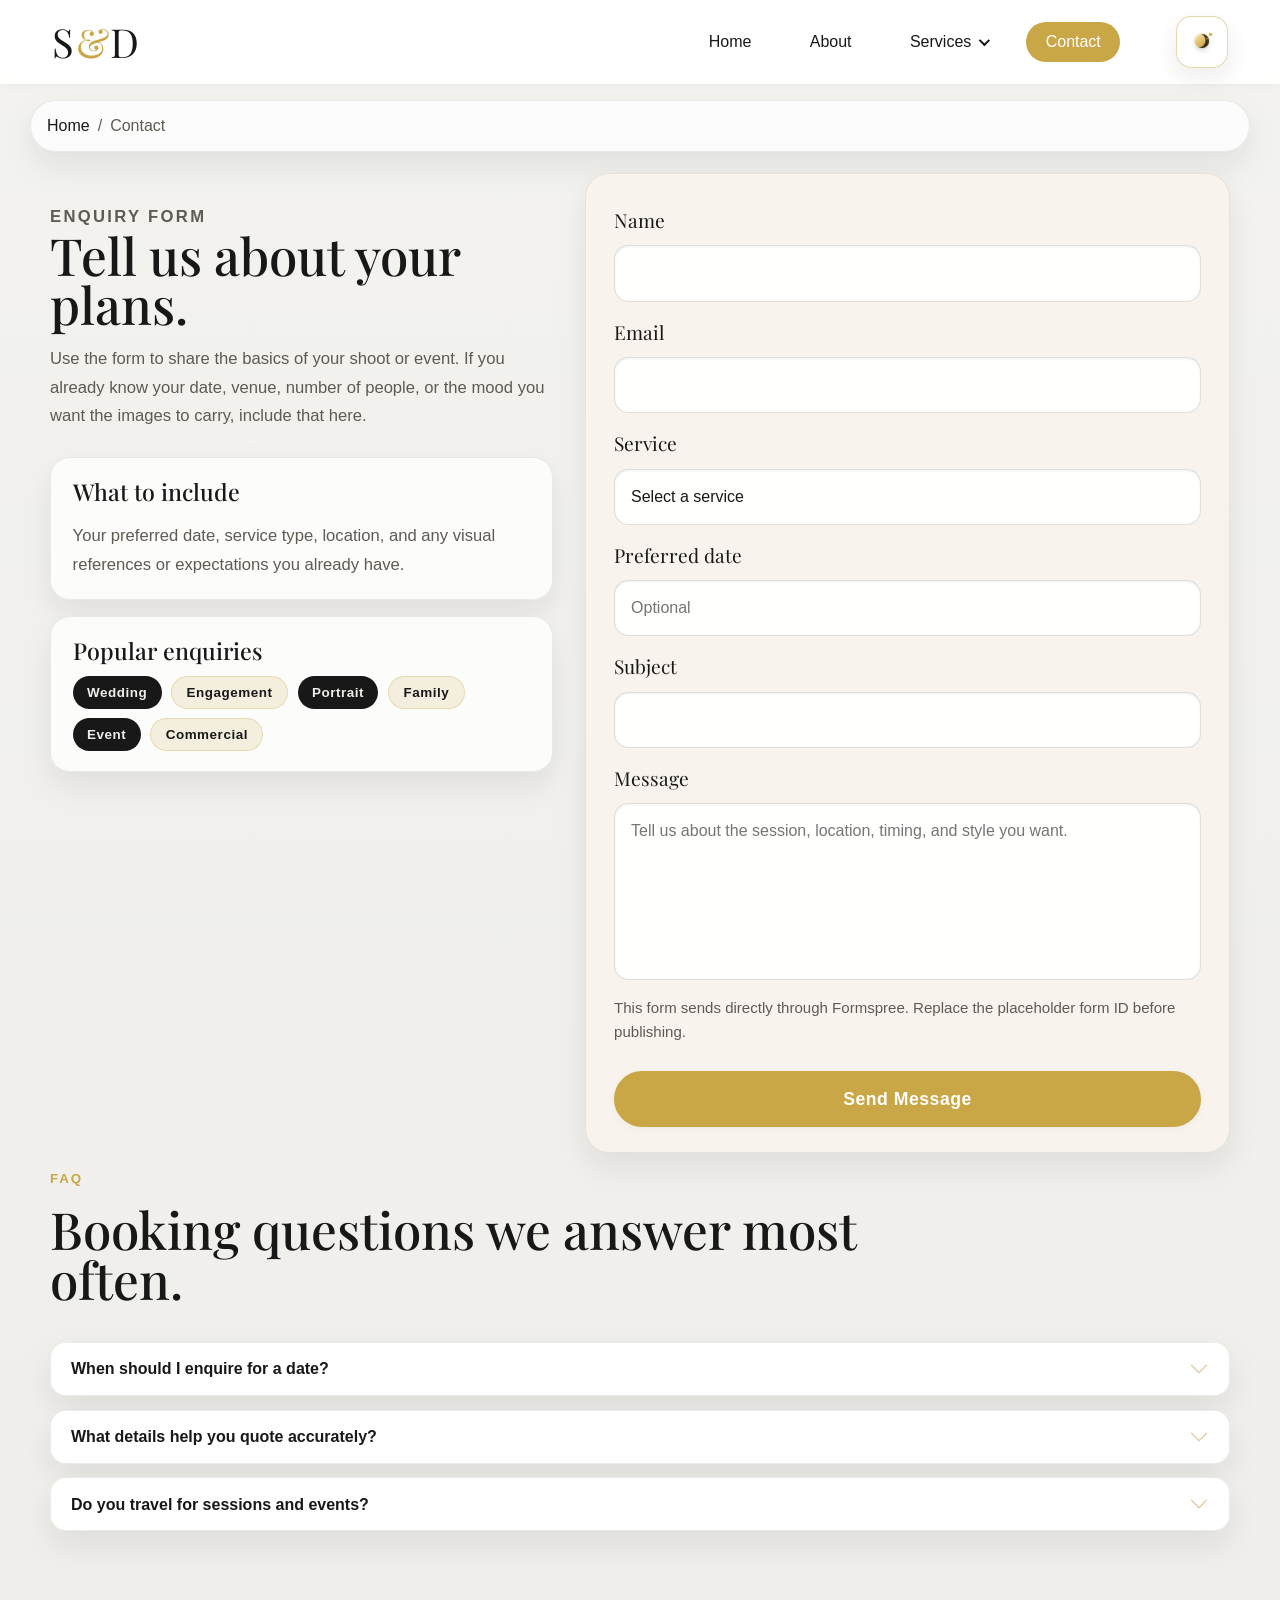
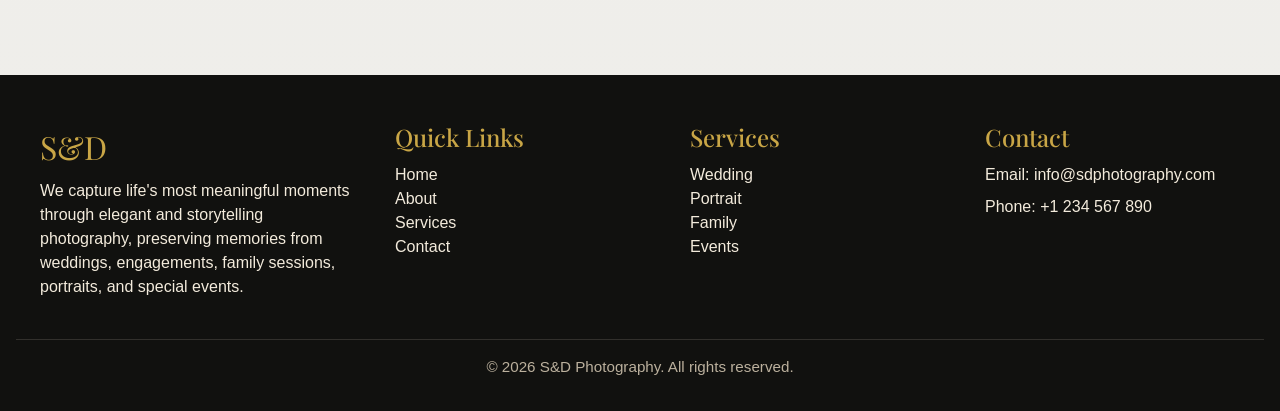
<file: contact.html>
<!DOCTYPE html>
<html lang="en">
<head>
  <meta charset="UTF-8">
  <meta name="viewport" content="width=device-width, initial-scale=1.0">
  <title>Contact | S&D Photography</title>
  <script>
    (function () {
      try {
        var storedTheme = localStorage.getItem('sd-theme');
        var theme = storedTheme || 'light';
        document.documentElement.setAttribute('data-theme', theme);
      } catch (error) {
        document.documentElement.setAttribute('data-theme', 'light');
      }
    }());
  </script>
  <link rel="preconnect" href="https://fonts.googleapis.com">
  <link rel="preconnect" href="https://fonts.gstatic.com" crossorigin>
  <link href="https://fonts.googleapis.com/css2?family=Playfair+Display:wght@700&display=swap" rel="stylesheet">
  <link href="https://cdn.jsdelivr.net/npm/bootstrap@5.3.8/dist/css/bootstrap.min.css" rel="stylesheet" integrity="sha384-sRIl4kxILFvY47J16cr9ZwB07vP4J8+LH7qKQnuqkuIAvNWLzeN8tE5YBujZqJLB" crossorigin="anonymous">
  <script src="https://cdn.jsdelivr.net/npm/bootstrap@5.3.8/dist/js/bootstrap.bundle.min.js" integrity="sha384-FKyoEForCGlyvwx9Hj09JcYn3nv7wiPVlz7YYwJrWVcXK/BmnVDxM+D2scQbITxI" crossorigin="anonymous"></script>
  <link rel="stylesheet" href="css/style.css">
</head>
<body class="contact-page">
  <header>
    <nav class="navbar" aria-label="Main Navigation">
      <div class="logo" aria-label="S&amp;D Photography">
        <span class="brand-mark">S<span class="brand-ampersand">&amp;</span>D</span>
      </div>
      <button class="nav-toggle" aria-label="Open navigation menu" aria-expanded="false">
        <span class="hamburger"></span>
      </button>
      <ul class="nav-links">
        <li><a href="index.html">Home</a></li>
        <li><a href="about.html">About</a></li>
        <li class="nav-item nav-dropdown">
          <button
            class="nav-link nav-dropdown-toggle"
            type="button"
            aria-expanded="false"
            aria-haspopup="true"
            aria-controls="services-dropdown-menu"
          >
            Services
          </button>
          <ul class="dropdown-menu" id="services-dropdown-menu">
            <li><a class="dropdown-item" href="index.html#services">All Services</a></li>
            <li><a class="dropdown-item" href="wedding.html">Wedding &amp; Engagement</a></li>
            <li><a class="dropdown-item" href="portrait.html">Portrait</a></li>
            <li><a class="dropdown-item" href="family.html">Family</a></li>
            <li><a class="dropdown-item" href="events.html">Events &amp; Commercial</a></li>
          </ul>
        </li>
        <li><a href="contact.html" class="active" aria-current="page">Contact</a></li>
      </ul>
      <button class="theme-toggle" type="button" aria-pressed="false" aria-label="Switch to dark mode">
        <span class="theme-toggle-icon" aria-hidden="true"></span>
        <span class="theme-toggle-label">Dark mode</span>
      </button>
    </nav>
  </header>

  <main>
    <nav class="page-breadcrumb-shell" aria-label="Breadcrumb">
      <ol class="breadcrumb page-breadcrumb">
        <li class="breadcrumb-item"><a href="index.html">Home</a></li>
        <li class="breadcrumb-item active" aria-current="page">Contact</li>
      </ol>
    </nav>

    <section class="contact-form-section">
      <div class="contact-shell contact-form-grid">
        <div class="contact-form-intro">
          <p class="contact-eyebrow">Enquiry form</p>
          <h2>Tell us about your plans.</h2>
          <p>Use the form to share the basics of your shoot or event. If you already know your date, venue, number of people, or the mood you want the images to carry, include that here.</p>

          <div class="contact-aside-stack">
            <article class="contact-aside-card">
              <h3>What to include</h3>
              <p>Your preferred date, service type, location, and any visual references or expectations you already have.</p>
            </article>
            <article class="contact-aside-card">
              <h3>Popular enquiries</h3>
              <div class="contact-tag-list">
                <span class="badge rounded-pill text-bg-dark">Wedding</span>
                <span class="badge rounded-pill text-bg-light">Engagement</span>
                <span class="badge rounded-pill text-bg-dark">Portrait</span>
                <span class="badge rounded-pill text-bg-light">Family</span>
                <span class="badge rounded-pill text-bg-dark">Event</span>
                <span class="badge rounded-pill text-bg-light">Commercial</span>
              </div>
            </article>
          </div>
        </div>

        <form class="contact-form" action="https://formspree.io/f/xqegeqby" method="post" autocomplete="on" data-formspree-form>
          <input type="hidden" name="_subject" value="New S&amp;D Photography enquiry">

          <div class="form-group">
            <label for="name">Name</label>
            <input type="text" id="name" name="name" autocomplete="name" required>
          </div>

          <div class="form-group">
            <label for="email">Email</label>
            <input type="email" id="email" name="email" autocomplete="email" required>
          </div>

          <div class="form-group">
            <label for="service">Service</label>
            <select class="form-select" id="service" name="service" required>
              <option value="" selected disabled>Select a service</option>
              <option value="Wedding &amp; Engagement">Wedding &amp; Engagement</option>
              <option value="Portrait">Portrait</option>
              <option value="Family">Family</option>
              <option value="Events &amp; Commercial">Events &amp; Commercial</option>
            </select>
          </div>

          <div class="form-group">
            <label for="event-date">Preferred date</label>
            <input type="text" id="event-date" name="preferred_date" placeholder="Optional" autocomplete="off">
          </div>

          <div class="form-group">
            <label for="subject">Subject</label>
            <input type="text" id="subject" name="subject" autocomplete="off" required>
          </div>

          <div class="form-group">
            <label for="message">Message</label>
            <textarea id="message" name="message" rows="6" placeholder="Tell us about the session, location, timing, and style you want." required></textarea>
          </div>

          <p class="contact-form-meta">This form sends directly through Formspree. Replace the placeholder form ID before publishing.</p>
          <div class="contact-form-status" aria-live="polite" hidden></div>
          <button type="submit" class="btn btn-primary">Send Message</button>
        </form>
      </div>
    </section>

    <section class="faq-section" aria-labelledby="contact-faq-title">
      <div class="contact-shell faq-shell">
        <div class="about-section-intro">
          <p class="about-section-label">FAQ</p>
          <h2 id="contact-faq-title">Booking questions we answer most often.</h2>
        </div>
        <div class="accordion faq-accordion" id="contactFaqAccordion">
          <div class="accordion-item">
            <h3 class="accordion-header" id="contact-faq-heading-one">
              <button class="accordion-button collapsed" type="button" data-bs-toggle="collapse" data-bs-target="#contact-faq-one" aria-expanded="false" aria-controls="contact-faq-one">
                When should I enquire for a date?
              </button>
            </h3>
            <div id="contact-faq-one" class="accordion-collapse collapse" aria-labelledby="contact-faq-heading-one" data-bs-parent="#contactFaqAccordion">
              <div class="accordion-body">
                The earlier the better, especially for weddings and seasonal family sessions. Popular dates can book out well in advance.
              </div>
            </div>
          </div>
          <div class="accordion-item">
            <h3 class="accordion-header" id="contact-faq-heading-two">
              <button class="accordion-button collapsed" type="button" data-bs-toggle="collapse" data-bs-target="#contact-faq-two" aria-expanded="false" aria-controls="contact-faq-two">
                What details help you quote accurately?
              </button>
            </h3>
            <div id="contact-faq-two" class="accordion-collapse collapse" aria-labelledby="contact-faq-heading-two" data-bs-parent="#contactFaqAccordion">
              <div class="accordion-body">
                The date, location, service type, expected coverage length, and any must-have shots give the clearest starting point.
              </div>
            </div>
          </div>
          <div class="accordion-item">
            <h3 class="accordion-header" id="contact-faq-heading-three">
              <button class="accordion-button collapsed" type="button" data-bs-toggle="collapse" data-bs-target="#contact-faq-three" aria-expanded="false" aria-controls="contact-faq-three">
                Do you travel for sessions and events?
              </button>
            </h3>
            <div id="contact-faq-three" class="accordion-collapse collapse" aria-labelledby="contact-faq-heading-three" data-bs-parent="#contactFaqAccordion">
              <div class="accordion-body">
                Yes. Travel can be arranged for weddings, portraits, and events, with any extra cost outlined clearly during booking.
              </div>
            </div>
          </div>
        </div>
      </div>
    </section>
  </main>

  <!-- Footer -->
  <footer>
    <div class="footer-content">
        <div class="footer-brand">
        <div class="footer-logo">S&amp;D</div>
        <p>We capture life's most meaningful moments through elegant and storytelling photography, preserving memories from weddings, engagements, family sessions, portraits, and special events.</p>
        </div>
        <nav class="footer-nav" aria-label="Footer Quick Links">
        <h4>Quick Links</h4>
        <ul>
            <li><a href="index.html#home">Home</a></li>
            <li><a href="about.html">About</a></li>
            <li><a href="index.html#services">Services</a></li>
            <li><a href="contact.html">Contact</a></li>
        </ul>
        </nav>
        <nav class="footer-services" aria-label="Footer Services Links">
        <h4>Services</h4>
        <ul>
            <li><a href="wedding.html">Wedding</a></li>
            <li><a href="portrait.html">Portrait</a></li>
            <li><a href="family.html">Family</a></li>
            <li><a href="events.html">Events</a></li>
        </ul>
    </nav>
        <div class="footer-contact">
        <h4>Contact</h4>
        <ul>
        <li>Email: <a class="footer-contact-info" href="mailto:info@sdphotography.com">info@sdphotography.com</a></li>
        <li>Phone: <a class="footer-contact-info" href="tel:+1234567890">+1 234 567 890</a></li>
        </ul>
      </div>
    </div>
    <div class="footer-bottom">
      <p>&copy; 2026 S&amp;D Photography. All rights reserved.</p>
    </div>
  </footer>

  <script src="js/script.js"></script>
</body>
</html>
</file>
<file: css/style.css>
/*
  S&D Photography Portfolio Website Styles
  Elegant, minimal, premium. Responsive, accessible, modern.
*/

:root {
  --gold: #C9A646;
  --beige: #EEEDE9;
  --black: #181818;
  --white: #fff;
  --font-heading: 'Playfair Display', serif;
  --font-body: 'Segoe UI', 'Helvetica Neue', Arial, sans-serif;
  --page-bg: #EEEDE9;
  --text-primary: #181818;
  --text-muted: #5f5a52;
  --header-bg: rgba(255,255,255,0.94);
  --surface-1: rgba(255,255,255,0.92);
  --surface-2: rgba(255,255,255,0.76);
  --surface-3: #f8f4ed;
  --dropdown-bg: rgba(255,255,255,0.98);
  --border-soft: rgba(24,24,24,0.08);
  --border-strong: rgba(24,24,24,0.14);
  --shadow-soft: 0 14px 32px rgba(24,24,24,0.08);
  --shadow-strong: 0 18px 42px rgba(24,24,24,0.14);
  --nav-toggle-bg: rgba(255,255,255,0.96);
  --nav-toggle-open-bg: #f6f1e3;
  --nav-toggle-border: rgba(201,166,70,0.45);
  --nav-toggle-shadow: 0 10px 24px rgba(24,24,24,0.08);
  --theme-accent-text: #17130b;
  --pattern-shift-x: 0px;
  --pattern-shift-y: 0px;
  --pattern-dot: rgba(201,166,70,0.16);
  --pattern-soft: rgba(24,24,24,0.045);
  --pattern-blob: rgba(201,166,70,0.1);
  --pattern-overlay-top: rgba(255,255,255,0.3);
  --pattern-overlay-bottom: rgba(238,237,233,0.12);
  --pattern-overlay-opacity: 0.54;
  color-scheme: light;
}

html[data-theme='dark'],
body[data-theme='dark'] {
  --page-bg: #12120f;
  --text-primary: #f3ebdc;
  --text-muted: #c9beab;
  --header-bg: rgba(18,18,15,0.94);
  --surface-1: rgba(31,31,28,0.94);
  --surface-2: rgba(41,41,36,0.82);
  --surface-3: #23231f;
  --dropdown-bg: rgba(28,28,24,0.98);
  --border-soft: rgba(243,235,220,0.1);
  --border-strong: rgba(243,235,220,0.18);
  --shadow-soft: 0 18px 36px rgba(0,0,0,0.34);
  --shadow-strong: 0 24px 48px rgba(0,0,0,0.4);
  --nav-toggle-bg: rgba(31,31,28,0.96);
  --nav-toggle-open-bg: #2a2925;
  --nav-toggle-border: rgba(201,166,70,0.35);
  --nav-toggle-shadow: 0 14px 30px rgba(0,0,0,0.3);
  --pattern-dot: rgba(201,166,70,0.16);
  --pattern-soft: rgba(243,235,220,0.06);
  --pattern-blob: rgba(201,166,70,0.12);
  --pattern-overlay-top: rgba(18,18,15,0.34);
  --pattern-overlay-bottom: rgba(18,18,15,0.18);
  --pattern-overlay-opacity: 0.48;
  color-scheme: dark;
}

html {
  box-sizing: border-box;
  font-size: 16px;
  scroll-behavior: smooth;
}
*, *:before, *:after {
  box-sizing: inherit;
}
body {
  margin: 0;
  font-family: var(--font-body);
  background: var(--page-bg);
  background-image:
    linear-gradient(180deg, var(--pattern-overlay-top) 0%, var(--pattern-overlay-bottom) 100%);
  background-size: auto;
  background-position: 0 0;
  color: var(--text-primary);
  min-height: 100vh;
  position: relative;
  isolation: isolate;
  transition: background-color 0.25s ease, color 0.25s ease;
}

.hero-showcase,
.intro-hero,
.portfolio,
.featured-carousel,
.services,
.testimonials,
.story-gallery-section,
.about-editorial-hero,
.about-mission-section,
.about-values-section,
.about-process-section,
.about-feature-banner,
.contact-form-section {
  position: relative;
  isolation: isolate;
}

.intro-hero-shell,
.services-shell,
.testimonials-shell,
.story-shell,
.about-shell,
.contact-shell,
.hero,
.marquee-strip,
.portfolio-accordion,
.lightbox {
  position: relative;
  z-index: 1;
}

header,
main,
footer {
  position: relative;
  z-index: 1;
}

/* Navbar */
header {
  background: var(--header-bg);
  box-shadow: 0 2px 8px rgba(0,0,0,0.03);
  position: sticky;
  top: 0;
  z-index: 100;
  backdrop-filter: blur(14px);
}
.navbar {
  display: flex;
  align-items: center;
  justify-content: space-between;
  gap: 3.5rem;
  width: 100%;
  max-width: none;
  margin: 0;
  padding: 1rem 3.25rem;
}
.logo {
  display: inline-flex;
  flex-direction: column;
  justify-content: center;
  align-items: flex-start;
  font-family: var(--font-heading);
  color: var(--text-primary);
  line-height: 1;
  flex-shrink: 0;
}

.logo .brand-mark {
  display: block;
  font-size: 2.5rem;
  line-height: 0.88;
  letter-spacing: 0.04em;
}

.brand-ampersand {
  color: var(--gold);
}
.nav-links {
  display: flex;
  gap: 1.25rem;
  list-style: none;
  margin: 0 0 0 auto;
  padding: 0;
}
.nav-links li {
  position: relative;
  display: flex;
  align-items: center;
}
.nav-links a,
.nav-links .nav-link {
  font-family: var(--font-body);
  font-size: 1rem;
  text-decoration: none;
  color: var(--text-primary);
  font-weight: 500;
  padding: 0.5rem 1.2rem;
  border-radius: 2rem;
  transition: background 0.2s, color 0.2s;
}
.nav-links .nav-link {
  line-height: 1.2;
  background: none;
  border: none;
  appearance: none;
  -webkit-appearance: none;
}
.nav-links a.active,
.nav-links .nav-link.active,
.nav-links a:focus-visible,
.nav-links a:hover,
.nav-links .nav-link:focus-visible,
.nav-links .nav-link:hover,
.nav-item.dropdown-open > .nav-dropdown-toggle {
  background: var(--gold);
  color: var(--white);
  outline: none;
}
.nav-dropdown-toggle {
  display: inline-flex;
  align-items: center;
  gap: 0.5rem;
  cursor: pointer;
}
.nav-dropdown-toggle::after {
  content: '';
  width: 0.5rem;
  height: 0.5rem;
  border-right: 2px solid currentColor;
  border-bottom: 2px solid currentColor;
  transform: rotate(45deg) translateY(-2px);
  transition: transform 0.2s ease;
}
.nav-item.dropdown-open > .nav-dropdown-toggle::after {
  transform: rotate(-135deg) translateY(-1px);
}
.dropdown-menu {
  position: absolute;
  top: calc(100% + 0.65rem);
  left: 50%;
  transform: translateX(-50%);
  min-width: 14rem;
  display: none;
  margin: 0;
  padding: 0.6rem;
  list-style: none;
  background: var(--dropdown-bg);
  border: 1px solid var(--border-soft);
  border-radius: 1rem;
  box-shadow: var(--shadow-soft);
  overflow: hidden;
  z-index: 120;
}
.nav-item.dropdown-open > .dropdown-menu {
  display: block;
}
.dropdown-menu li {
  width: 100%;
}
.dropdown-item {
  display: block;
  width: 100%;
  padding: 0.75rem 0.9rem;
  border-radius: 0.75rem;
  color: var(--text-primary);
  transition: background 0.2s, color 0.2s;
}
.dropdown-item:hover,
.dropdown-item:focus-visible {
  background: var(--gold);
  color: var(--white);
  outline: none;
}
.theme-toggle {
  display: inline-flex;
  align-items: center;
  justify-content: center;
  width: 3.25rem;
  height: 3.25rem;
  padding: 0;
  border-radius: 0.95rem;
  border: 1px solid var(--nav-toggle-border);
  background: var(--surface-1);
  color: var(--text-primary);
  box-shadow: var(--nav-toggle-shadow);
  cursor: pointer;
  transition: background 0.2s, border-color 0.2s, box-shadow 0.2s, transform 0.2s, color 0.2s;
}
.theme-toggle:hover {
  transform: translateY(-1px);
  border-color: rgba(201,166,70,0.68);
}
.theme-toggle:focus-visible {
  outline: none;
  box-shadow: 0 0 0 4px rgba(201,166,70,0.2), var(--nav-toggle-shadow);
}
.theme-toggle-icon {
  position: relative;
  width: 1.35rem;
  height: 1.35rem;
  display: inline-block;
}
.theme-toggle-icon::before,
.theme-toggle-icon::after {
  content: '';
  position: absolute;
  transition: opacity 0.24s ease, transform 0.24s ease, box-shadow 0.24s ease, border-color 0.24s ease, background 0.24s ease;
}
.theme-toggle-icon::before {
  top: 0.18rem;
  left: 0.26rem;
  width: 0.84rem;
  height: 0.84rem;
  border-radius: 50%;
  background: linear-gradient(145deg, #f7e8b2 0%, #d9b35c 62%, #a67d28 100%);
  box-shadow:
    inset -0.22rem -0.03rem 0 0 rgba(18,18,15,0.78),
    0 0 0 0.08rem rgba(201,166,70,0.14),
    0 0.18rem 0.35rem rgba(24,24,24,0.14);
  opacity: 1;
  transform: scale(1) rotate(0deg);
}
.theme-toggle-icon::after {
  top: 0.1rem;
  right: 0.08rem;
  width: 0.18rem;
  height: 0.18rem;
  border-radius: 50%;
  background: rgba(201,166,70,0.95);
  box-shadow:
    0 0 0 0.08rem rgba(201,166,70,0.12),
    -0.22rem 0.26rem 0 -0.04rem rgba(201,166,70,0.75);
  opacity: 1;
  transform: scale(1) rotate(0deg);
}
.theme-toggle-label {
  position: absolute;
  width: 1px;
  height: 1px;
  padding: 0;
  margin: -1px;
  overflow: hidden;
  clip: rect(0, 0, 0, 0);
  white-space: nowrap;
  border: 0;
}
body[data-theme='dark'] .theme-toggle-icon::before {
  top: 0.18rem;
  left: 0.18rem;
  width: 0.92rem;
  height: 0.92rem;
  background: linear-gradient(145deg, #f7e5a5 0%, #d0a13f 68%, #9f741d 100%);
  box-shadow:
    inset 0 0 0 0.08rem rgba(255,244,212,0.18),
    0 0 0 0.16rem rgba(201,166,70,0.16),
    0 0 0.55rem rgba(201,166,70,0.24);
  opacity: 1;
  transform: scale(1) rotate(0deg);
}
body[data-theme='dark'] .theme-toggle-icon::after {
  top: 0.03rem;
  left: 0.03rem;
  width: 1.18rem;
  height: 1.18rem;
  right: auto;
  background: transparent;
  border-radius: 50%;
  border: 0.09rem solid rgba(201,166,70,0.34);
  box-shadow:
    0 0 0 0.12rem rgba(201,166,70,0.08),
    0 0 0.6rem rgba(201,166,70,0.14);
  opacity: 1;
  transform: scale(1) rotate(0deg);
}
.nav-toggle {
  display: none;
  align-items: center;
  justify-content: center;
  width: 3.25rem;
  height: 3.25rem;
  background: var(--nav-toggle-bg);
  border: 1px solid var(--nav-toggle-border);
  margin-left: auto;
  padding: 0;
  border-radius: 0.95rem;
  transition: background 0.2s, border-color 0.2s, box-shadow 0.2s, transform 0.2s;
  box-shadow: var(--nav-toggle-shadow);
  outline: none;
  position: relative;
  z-index: 102;
  cursor: pointer;
}
.hamburger {
  width: 24px;
  height: 3px;
  background: var(--text-primary);
  display: block;
  position: relative;
  border-radius: 999px;
  transition: background 0.24s ease, transform 0.24s ease, opacity 0.24s ease;
  margin: 0 auto;
}
.hamburger::before,
.hamburger::after {
  content: '';
  position: absolute;
  width: 24px;
  height: 3px;
  background: var(--text-primary);
  left: 0;
  border-radius: 999px;
  transition: transform 0.24s ease, top 0.24s ease, background 0.24s ease;
}
.hamburger::before {
  top: -8px;
}
.hamburger::after {
  top: 8px;
}
.nav-toggle.open .hamburger {
  background: transparent;
}
.nav-toggle.open .hamburger::before {
  top: 0;
  transform: rotate(45deg);
  background: var(--text-primary);
}
.nav-toggle.open .hamburger::after {
  top: 0;
  transform: rotate(-45deg);
  background: var(--text-primary);
}
.nav-toggle:hover {
  transform: translateY(-1px);
  border-color: rgba(201,166,70,0.7);
  box-shadow: 0 14px 28px rgba(24,24,24,0.12);
}
.nav-toggle.open {
  background: var(--nav-toggle-open-bg);
  border-color: rgba(201,166,70,0.8);
  box-shadow: 0 12px 28px rgba(201,166,70,0.16);
}

/* Accessibility: focus ring for nav-toggle */
.nav-toggle:focus-visible {
  outline: none;
  box-shadow: 0 0 0 4px rgba(201,166,70,0.2), 0 12px 28px rgba(24,24,24,0.12);
}

/* Intro Hero */
.intro-hero {
  padding: 1.4rem 1rem 0.9rem 1rem;
  background:
    linear-gradient(180deg, rgba(247,244,237,0.86) 0%, rgba(239,232,220,0.78) 100%);
}
.intro-hero-shell {
  width: min(1200px, 100%);
  margin: 0 auto;
  display: grid;
  grid-template-columns: minmax(0, 1.05fr) minmax(320px, 0.95fr);
  gap: 2.5rem;
  align-items: center;
}
.intro-hero-copy {
  max-width: 560px;
}
.intro-hero-eyebrow {
  margin: 0 0 1rem 0;
  color: var(--gold);
  font-size: 0.85rem;
  font-weight: 700;
  letter-spacing: 0.12em;
  text-transform: uppercase;
}
.intro-hero h1 {
  margin: 0;
  font-family: var(--font-heading);
  font-size: clamp(2.8rem, 6vw, 4.8rem);
  line-height: 0.95;
  color: var(--text-primary);
}
.intro-hero-text {
  margin: 0.95rem 0 0 0;
  max-width: 38rem;
  color: var(--text-muted);
  font-size: 1.08rem;
  line-height: 1.65;
}
.intro-hero-actions {
  display: flex;
  flex-wrap: wrap;
  gap: 0.9rem;
  margin-top: 1.45rem;
}
.intro-hero-metrics {
  display: flex;
  flex-wrap: wrap;
  gap: 1rem;
  margin-top: 1.35rem;
}
.intro-hero-metrics div {
  min-width: 140px;
  padding: 1rem 1.1rem;
  background: var(--surface-2);
  border: 1px solid var(--border-soft);
  border-radius: 1rem;
  box-shadow: var(--shadow-soft);
}
.intro-hero-metrics strong {
  display: block;
  font-family: var(--font-heading);
  font-size: 1.45rem;
  color: var(--text-primary);
}
.intro-hero-metrics span {
  display: block;
  margin-top: 0.25rem;
  color: var(--text-muted);
  font-size: 0.95rem;
}
.intro-hero-gallery {
  display: grid;
  grid-template-columns: 1.2fr 0.8fr;
  grid-template-rows: repeat(2, minmax(190px, 1fr));
  gap: 1rem;
  align-items: stretch;
}
.intro-photo {
  margin: 0;
  overflow: hidden;
  border-radius: 1.4rem;
  box-shadow: 0 18px 42px rgba(24,24,24,0.14);
}
.intro-photo img {
  width: 100%;
  height: 100%;
  object-fit: cover;
  display: block;
}
.intro-photo-large {
  grid-row: 1 / span 2;
  min-height: 440px;
}
.intro-photo-top,
.intro-photo-bottom {
  min-height: 210px;
}

/* Hero Section */
.hero-showcase {
  position: relative;
  overflow: hidden;
  background:
    linear-gradient(180deg, rgba(247,244,237,0.86) 0%, rgba(239,232,220,0.78) 100%);
}
.hero {
  position: relative;
  z-index: 1;
  display: flex;
  align-items: center;
  justify-content: center;
  min-height: 52vh;
  background: transparent;
  text-align: center;
  padding: 4rem 1rem 2rem 1rem;
}
.brand-title {
  font-family: var(--font-heading);
  color: var(--text-primary);
  margin-bottom: 1rem;
  letter-spacing: 0.05em;
  text-shadow: 0 2px 10px rgba(255,255,255,0.28);
}
.brand-mark {
  display: block;
  font-size: 5.6rem;
  line-height: 0.9;
}
.brand-subtitle {
  display: block;
  margin-top: 0.35rem;
  font-size: 3rem;
  line-height: 1;
}
.services-list {
  font-size: 1.1rem;
  color: var(--text-primary);
  margin-bottom: 2rem;
  text-shadow: 0 1px 8px rgba(255,255,255,0.24);
}
.services-list span {
  color: var(--gold);
  margin: 0 0.5em;
}
.hero-buttons {
  display: flex;
  gap: 1rem;
  justify-content: center;
}
.btn {
  display: inline-block;
  font-family: var(--font-body);
  font-size: 1rem;
  padding: 0.75rem 2rem;
  border: 2px solid var(--gold);
  border-radius: 2rem;
  cursor: pointer;
  text-decoration: none;
  transition: background 0.2s, color 0.2s, box-shadow 0.2s, border-color 0.2s;
  font-weight: 600;
  box-shadow: 0 2px 8px rgba(0,0,0,0.04);
  -webkit-tap-highlight-color: transparent;
}
.btn,
.btn-primary,
.btn-secondary {
  --bs-btn-border-color: var(--gold);
  --bs-btn-hover-border-color: var(--gold);
  --bs-btn-active-border-color: var(--gold);
  --bs-btn-disabled-border-color: var(--gold);
  --bs-btn-focus-shadow-rgb: 0, 0, 0;
  --bs-btn-focus-box-shadow: none;
  -webkit-appearance: none;
  appearance: none;
  outline: none;
  border-color: var(--gold);
  box-shadow: 0 2px 8px rgba(0,0,0,0.04);
}
.carousel-control-prev:focus,
.carousel-control-prev:focus-visible,
.carousel-control-next:focus,
.carousel-control-next:focus-visible,
.carousel-indicators [data-bs-target]:focus,
.carousel-indicators [data-bs-target]:focus-visible,
.nav-links .nav-link:focus,
.nav-links .nav-link:focus-visible {
  outline: none;
  border-color: var(--gold);
  box-shadow: none;
}
:is(.btn, .btn-primary, .btn-secondary):is(:hover, :focus, :focus-visible, :active, :active:focus, :active:focus-visible),
.btn-check:focus + .btn,
.btn-check:focus + .btn-primary,
.btn-check:focus + .btn-secondary,
.btn-check:checked + .btn,
.btn-check:checked + .btn-primary,
.btn-check:checked + .btn-secondary {
  outline: none;
  border-color: var(--gold);
  box-shadow: none;
}
.btn-check:focus + .btn,
.btn-check:checked + .btn,
.btn-check:focus + .btn-primary,
.btn-check:checked + .btn-primary,
.btn-check:focus + .btn-secondary,
.btn-check:checked + .btn-secondary {
  outline: none !important;
  border-color: var(--gold) !important;
  box-shadow: none !important;
}
.btn-primary {
  background: var(--gold);
  color: var(--white);
  border-color: var(--gold);
}
.btn-primary:hover,
.btn-primary:focus,
.btn-primary:active {
  background: #b89a3d;
  color: var(--white);
  border-color: var(--gold);
}
.btn-secondary {
  background: var(--white);
  color: var(--gold);
  border-color: var(--gold);
}
.btn-secondary:hover,
.btn-secondary:focus,
.btn-secondary:active {
  background: var(--gold);
  color: var(--white);
  border-color: var(--gold);
}

body[data-theme='dark'] .btn-primary,
body[data-theme='dark'] .btn-primary:hover,
body[data-theme='dark'] .btn-primary:focus,
body[data-theme='dark'] .btn-primary:active,
body[data-theme='dark'] .nav-links a.active,
body[data-theme='dark'] .nav-links .nav-link.active,
body[data-theme='dark'] .nav-links a:focus-visible,
body[data-theme='dark'] .nav-links a:hover,
body[data-theme='dark'] .nav-links .nav-link:focus-visible,
body[data-theme='dark'] .nav-links .nav-link:hover,
body[data-theme='dark'] .nav-item.dropdown-open > .nav-dropdown-toggle,
body[data-theme='dark'] .dropdown-item:hover,
body[data-theme='dark'] .dropdown-item:focus-visible {
  color: var(--theme-accent-text);
}

body[data-theme='dark'] .btn-secondary {
  background: var(--surface-1);
  color: var(--gold);
  border-color: rgba(201,166,70,0.45);
}

body[data-theme='dark'] .btn-secondary:hover,
body[data-theme='dark'] .btn-secondary:focus,
body[data-theme='dark'] .btn-secondary:active {
  background: var(--gold);
  color: var(--theme-accent-text);
}

/* Marquee Portfolio Strip */
.marquee-strip {
  position: relative;
  z-index: 1;
  overflow: hidden;
  background: transparent;
  padding: 1.25rem 0 2rem 0;
  mask-image: linear-gradient(to right, transparent 0, black 8%, black 92%, transparent 100%);
}
.marquee-track {
  display: flex;
  gap: 1.2rem;
  animation: marquee 38s linear infinite;
  will-change: transform;
  padding: 0 1rem;
}
.marquee-strip img {
  height: 250px;
  width: 330px;
  border-radius: 0.9rem;
  object-fit: cover;
  border: 3px solid rgba(255,255,255,0.7);
  box-shadow: 0 12px 28px rgba(0,0,0,0.16);
}
.marquee-strip img:nth-child(3n) {
  width: 380px;
}
.marquee-strip img:nth-child(4n) {
  width: 285px;
}
@keyframes marquee {
  0% { transform: translateX(0); }
  100% { transform: translateX(-50%); }
}

/* Portfolio Section */
.portfolio {
  max-width: 1200px;
  margin: 4rem auto;
  padding: 0 1rem;
}
.portfolio h2 {
  font-family: var(--font-heading);
  color: var(--gold);
  font-size: 2.2rem;
  margin-bottom: 0.5rem;
}
.section-desc {
  color: var(--text-muted);
  margin-bottom: 2rem;
}
.portfolio-accordion {
  display: grid;
  gap: 1rem;
}
.portfolio-accordion .accordion-item {
  border: 1px solid var(--border-soft);
  border-radius: 1.2rem;
  overflow: hidden;
  background: var(--surface-1);
  box-shadow: var(--shadow-soft);
}
.portfolio-accordion .accordion-header {
  margin: 0;
}
.portfolio-accordion .accordion-button {
  font-family: var(--font-heading);
  font-size: 1.2rem;
  letter-spacing: 0.01em;
  color: var(--text-primary);
  background: linear-gradient(135deg, rgba(201, 166, 70, 0.16), rgba(255, 255, 255, 0.96));
  padding: 1.2rem 1.4rem;
}
.portfolio-accordion .accordion-button:not(.collapsed) {
  color: var(--text-primary);
  background: linear-gradient(135deg, rgba(201, 166, 70, 0.28), rgba(255, 255, 255, 1));
  box-shadow: none;
}
.portfolio-accordion .accordion-button:focus {
  box-shadow: 0 0 0 0.22rem rgba(201, 166, 70, 0.22);
  border-color: rgba(201, 166, 70, 0.4);
}
.portfolio-accordion .accordion-button::after {
  filter: sepia(1) saturate(2.2) hue-rotate(355deg);
}
.portfolio-accordion .accordion-body {
  padding: 1.4rem;
  background: var(--surface-2);
}
.portfolio-panel-intro {
  margin: 0 0 1.2rem;
  color: var(--text-muted);
  line-height: 1.6;
}
.portfolio-grid {
  display: grid;
  grid-template-columns: repeat(auto-fit, minmax(220px, 1fr));
  gap: 1.5rem;
}
.portfolio-grid img {
  width: 100%;
  aspect-ratio: 4/3;
  object-fit: cover;
  border-radius: 1rem;
  cursor: pointer;
  transition: transform 0.2s, box-shadow 0.2s;
  box-shadow: 0 2px 12px rgba(0,0,0,0.08);
}
.portfolio-grid img:hover,
.portfolio-grid img:focus {
  transform: scale(1.04);
  box-shadow: 0 4px 24px rgba(0,0,0,0.13);
  outline: 2px solid var(--gold);
}

/* Featured Carousel */
.featured-carousel {
  padding: 0 1rem 4rem 1rem;
}
.carousel-shell {
  width: min(1200px, 100%);
  margin: 0 auto;
}
.featured-carousel .carousel {
  overflow: hidden;
  border-radius: 1.5rem;
  box-shadow: 0 22px 48px rgba(24,24,24,0.16);
  background: var(--black);
}
.featured-carousel .carousel-item {
  position: relative;
}
.featured-carousel .carousel-item::after {
  content: '';
  position: absolute;
  inset: 0;
  background: linear-gradient(90deg, rgba(24,24,24,0.66) 0%, rgba(24,24,24,0.34) 42%, rgba(24,24,24,0.08) 100%);
}
.featured-carousel .carousel-item img {
  height: 540px;
  object-fit: cover;
  filter: saturate(1.02);
}
.featured-carousel .carousel-caption {
  right: auto;
  left: 4.25rem;
  bottom: 3.8rem;
  z-index: 2;
  width: min(480px, calc(100% - 6rem));
  text-align: left;
}
.carousel-kicker {
  display: inline-block;
  margin-bottom: 0.85rem;
  padding: 0.45rem 0.85rem;
  border-radius: 999px;
  background: rgba(255,255,255,0.16);
  color: var(--white);
  font-size: 0.82rem;
  font-weight: 700;
  letter-spacing: 0.08em;
  text-transform: uppercase;
}
.featured-carousel .carousel-caption h2 {
  margin: 0 0 0.85rem 0;
  font-family: var(--font-heading);
  font-size: clamp(2rem, 4vw, 3.1rem);
  line-height: 1.02;
  color: var(--white);
}
.featured-carousel .carousel-caption p {
  margin: 0;
  max-width: 34rem;
  font-size: 1.05rem;
  line-height: 1.65;
  color: rgba(255,255,255,0.88);
}
.featured-carousel .carousel-indicators {
  display: flex;
  flex-wrap: wrap;
  justify-content: center;
  gap: 0.35rem;
  margin-bottom: 1.5rem;
}
.featured-carousel .carousel-indicators [data-bs-target] {
  width: 2.7rem;
  height: 0.28rem;
  margin: 0;
  border: 0;
  border-radius: 999px;
  background-color: rgba(255,255,255,0.4);
}
.featured-carousel .carousel-indicators .active {
  background-color: var(--gold);
}
.featured-carousel .carousel-control-prev,
.featured-carousel .carousel-control-next {
  width: 4.5rem;
  opacity: 1;
}
.featured-carousel .carousel-control-prev-icon,
.featured-carousel .carousel-control-next-icon {
  width: 3rem;
  height: 3rem;
  border-radius: 50%;
  background-color: rgba(255,255,255,0.16);
  background-size: 42%;
  backdrop-filter: blur(6px);
}

/* Lightbox */
.lightbox {
  display: none;
  position: fixed;
  z-index: 2000;
  top: 0; left: 0; right: 0; bottom: 0;
  background: rgba(30, 30, 30, 0.85);
  backdrop-filter: blur(6px);
  align-items: center;
  justify-content: center;
  flex-direction: column;
}

.lightbox.active {
  display: flex;
}
.lightbox-img {
  max-width: 90vw;
  max-height: 80vh;
  border-radius: 1rem;
  box-shadow: 0 4px 32px rgba(0,0,0,0.25);
}
.lightbox-close {
  position: absolute;
  top: 2rem;
  right: 2rem;
  font-size: 2.5rem;
  color: var(--white);
  cursor: pointer;
  background: none;
  border: none;
  z-index: 10;
  transition: color 0.2s;
}
.lightbox-close:hover,
.lightbox-close:focus {
  color: var(--gold);
}

/* Services Section */
.services {
  padding: 8rem 1rem 4rem 1rem;
  background:
    linear-gradient(180deg, rgba(247,244,237,0.86) 0%, rgba(239,232,220,0.78) 100%);
}
.services-shell {
  width: min(1220px, 100%);
  margin: 0 auto;
}
.services-header {
  margin-bottom: 2rem;
}
.services h2 {
  font-family: var(--font-heading);
  color: var(--gold);
  font-size: clamp(2.2rem, 4vw, 3.1rem);
  margin: 0;
  line-height: 1.05;
  text-align: center;
}
.services-cards {
  display: grid;
  grid-template-columns: repeat(4, minmax(0, 1fr));
  gap: 1.35rem;
  align-items: stretch;
}
.service-card {
  background: var(--surface-1);
  border-radius: 1.15rem;
  box-shadow: var(--shadow-soft);
  border: 1px solid var(--border-soft);
  overflow: hidden;
  display: flex;
  flex-direction: column;
  align-items: stretch;
  text-align: center;
  transition: box-shadow 0.2s, transform 0.2s;
}
.service-card:hover {
  box-shadow: 0 20px 38px rgba(24,24,24,0.12);
  transform: translateY(-4px);
}
.service-media {
  margin: 1rem 1rem 0 1rem;
}
.service-media > img {
  width: 100%;
  height: 220px;
  object-fit: cover;
  border-radius: 0.9rem;
  display: block;
}
.service-card-body {
  padding: 1.2rem 1.1rem 1.35rem 1.1rem;
  display: flex;
  flex-direction: column;
  align-items: center;
  height: 100%;
}
.service-card h3 {
  font-family: var(--font-heading);
  color: var(--text-primary);
  margin: 0;
  font-size: 1.35rem;
  line-height: 1.2;
}
.service-card p {
  color: var(--text-muted);
  font-size: 0.95rem;
  margin: 0.7rem 0 1.15rem 0;
  line-height: 1.65;
  flex-grow: 1;
}
.service-card .btn {
  min-width: 180px;
}

/* Testimonials Section */
.testimonials {
  background:
    linear-gradient(180deg, rgba(247,244,237,0.86) 0%, rgba(239,232,220,0.78) 100%);
  padding: 4.5rem 1rem 3.5rem 1rem;
}
.testimonials-shell {
  width: min(1240px, 100%);
  margin: 0 auto;
}
.testimonials-header {
  max-width: 760px;
  margin-bottom: 1.7rem;
}
.testimonials h2 {
  margin: 0;
  font-family: var(--font-heading);
  color: var(--gold);
  font-size: clamp(2rem, 4vw, 3rem);
  line-height: 1;
}
.testimonials-header p {
  margin: 0.65rem 0 0 0;
  max-width: 48rem;
  color: var(--text-muted);
  font-size: 0.98rem;
  line-height: 1.6;
}
.testimonials-grid {
  display: grid;
  grid-template-columns: repeat(5, minmax(0, 1fr));
  gap: 0.95rem;
}
.testimonial-card {
  background: var(--surface-1);
  border-radius: 0.9rem;
  border: 1px solid var(--border-strong);
  box-shadow: var(--shadow-soft);
  padding: 1.15rem 1rem 1rem 1rem;
  min-height: 175px;
  color: var(--text-primary);
  display: flex;
  flex-direction: column;
  justify-content: space-between;
  gap: 1.15rem;
}
.testimonial-card p {
  margin: 0;
  font-size: 0.83rem;
  line-height: 1.58;
}
.testimonial-meta {
  display: flex;
  align-items: center;
  gap: 0.7rem;
}
.testimonial-meta strong {
  display: block;
  font-size: 0.8rem;
  font-weight: 700;
  color: var(--text-primary);
}
.testimonial-meta span {
  display: block;
  margin-top: 0.15rem;
  font-size: 0.68rem;
  color: var(--text-muted);
}
.testimonial-badge {
  flex: 0 0 auto;
  width: 1.45rem;
  height: 1.45rem;
  border-radius: 50%;
  display: inline-flex;
  align-items: center;
  justify-content: center;
  font-size: 0.72rem;
  line-height: 1;
}
.testimonial-card-peach .testimonial-badge {
  color: #e59264;
  background: #fff3eb;
  border: 1px solid rgba(229, 146, 100, 0.24);
}
.testimonial-card-blue .testimonial-badge {
  color: #6f8df0;
  background: #eef3ff;
  border: 1px solid rgba(111, 141, 240, 0.24);
}
.testimonial-card-green .testimonial-badge {
  color: #7da35a;
  background: #eef8e6;
  border: 1px solid rgba(125, 163, 90, 0.24);
}

/* Shared Inner Page Layout */
.page-breadcrumb-shell {
  width: min(1220px, calc(100% - 3rem));
  margin: 0 auto;
  padding: 1rem 0 0.35rem 0;
}
.page-breadcrumb {
  margin: 0;
  padding: 0.8rem 1rem;
  border-radius: 999px;
  background: rgba(255,255,255,0.78);
  border: 1px solid var(--border-soft);
  box-shadow: var(--shadow-soft);
  backdrop-filter: blur(10px);
}
.page-breadcrumb .breadcrumb-item,
.page-breadcrumb .breadcrumb-item.active,
.page-breadcrumb .breadcrumb-item + .breadcrumb-item::before {
  color: var(--text-muted);
}
.page-breadcrumb .breadcrumb-item a {
  color: var(--text-primary);
  text-decoration: none;
}
.page-breadcrumb .breadcrumb-item a:hover,
.page-breadcrumb .breadcrumb-item a:focus-visible {
  color: var(--gold);
}
.story-showcase {
  background:
    linear-gradient(rgba(238, 237, 233, 0.56), rgba(238, 237, 233, 0.66)),
    url('../media/Background/Background1.jpg') center/cover no-repeat;
  padding: 1.25rem 0 3.5rem 0;
}
.story-shell {
  width: min(1220px, calc(100% - 3rem));
  margin: 0 auto;
}
.story-page-title {
  margin: 0 0 1rem 0;
  font-family: var(--font-heading);
  font-size: 3rem;
  color: var(--text-primary);
}
.story-panel {
  display: grid;
  grid-template-columns: minmax(0, 1.2fr) minmax(320px, 0.8fr);
  gap: 2rem;
  align-items: center;
}
.story-image img {
  width: 100%;
  aspect-ratio: 16 / 10;
  object-fit: cover;
  border-radius: 1.15rem;
  box-shadow: 0 18px 42px rgba(24,24,24,0.14);
}
.story-copy {
  max-width: 470px;
}
.story-copy h2,
.story-gallery-header h2 {
  margin: 0 0 1rem 0;
  font-family: var(--font-heading);
  font-size: 2.35rem;
  color: var(--text-primary);
  font-style: italic;
  line-height: 1.05;
}
.story-copy p,
.story-gallery-header p {
  margin: 0 0 1rem 0;
  color: var(--text-muted);
  font-size: 1.08rem;
  line-height: 1.65;
}
.story-copy .btn-primary {
  margin-top: 0.5rem;
  padding: 0.8rem 1.5rem;
  font-size: 0.95rem;
}
.story-gallery-section {
  background: linear-gradient(180deg, rgba(247,244,237,0.52) 0%, rgba(239,232,220,0.34) 100%);
  padding: 2.75rem 0 3rem 0;
}
.story-gallery-header {
  max-width: 720px;
  margin-bottom: 1.75rem;
}
.story-gallery-grid {
  display: grid;
  grid-template-columns: repeat(5, minmax(0, 1fr));
  gap: 1.4rem;
}
.story-gallery-grid img {
  width: 100%;
  aspect-ratio: 1 / 1;
  object-fit: cover;
  border-radius: 0.95rem;
  box-shadow: 0 10px 26px rgba(24,24,24,0.12);
}
.story-cta-row {
  display: flex;
  justify-content: center;
  gap: 0.9rem;
  margin-top: 1.9rem;
}

/* About Page Editorial Layout */
.about-shell {
  width: min(1220px, calc(100% - 3rem));
  margin: 0 auto;
}
.about-editorial-hero {
  position: relative;
  overflow: hidden;
  padding: 3.5rem 0 4.5rem 0;
  background:
    linear-gradient(180deg, rgba(247,244,237,0.88) 0%, rgba(239,232,220,0.8) 100%);
}
.about-grid-pattern {
  position: absolute;
  inset: 0;
  background-image:
    linear-gradient(rgba(24,24,24,0.05) 1px, transparent 1px),
    linear-gradient(90deg, rgba(24,24,24,0.05) 1px, transparent 1px);
  background-size: 120px 120px;
  mask-image: linear-gradient(180deg, rgba(0,0,0,0.7), transparent 92%);
  pointer-events: none;
}
.about-hero-orb {
  position: absolute;
  top: 3.5rem;
  right: -8rem;
  width: 28rem;
  height: 28rem;
  background: linear-gradient(135deg, rgba(201,166,70,0.26), rgba(201,166,70,0.02));
  clip-path: polygon(63.1% 29.5%, 100% 17.1%, 76.6% 3%, 48.4% 0%, 44.6% 4.7%, 54.5% 25.3%, 59.8% 49%, 55.2% 57.8%, 44.4% 57.2%, 27.8% 47.9%, 35.1% 81.5%, 0% 97.7%, 39.2% 100%, 35.2% 81.4%, 97.2% 52.8%, 63.1% 29.5%);
  filter: blur(8px);
  opacity: 0.9;
  pointer-events: none;
}
.about-hero-grid {
  position: relative;
  z-index: 1;
  display: grid;
  grid-template-columns: minmax(0, 0.92fr) minmax(320px, 1.08fr);
  gap: 3rem;
  align-items: center;
}
.about-eyebrow,
.about-section-label {
  margin: 0 0 1rem 0;
  color: var(--gold);
  font-size: 0.83rem;
  font-weight: 700;
  letter-spacing: 0.14em;
  text-transform: uppercase;
}
.about-hero-copy h1,
.about-section-intro h2 {
  margin: 0;
  font-family: var(--font-heading);
  color: var(--text-primary);
  line-height: 0.96;
}
.about-hero-copy h1 {
  max-width: 11ch;
  font-size: clamp(3rem, 6.1vw, 5.3rem);
}
.about-hero-copy p,
.about-mission-copy p,
.about-section-text,
.about-value-card p,
.about-process-copy p {
  color: var(--text-muted);
  font-size: 1.05rem;
  line-height: 1.72;
}
.about-hero-copy p {
  max-width: 40rem;
  margin: 1rem 0 0 0;
}
.about-lead {
  font-size: 1.12rem;
}
.about-hero-actions,
.about-cta-row {
  display: flex;
  flex-wrap: wrap;
  gap: 1rem;
  margin-top: 1.7rem;
}
.about-hero-collage {
  display: grid;
  grid-template-columns: 1.06fr 0.74fr 0.74fr;
  gap: 1rem;
  align-items: stretch;
}
.about-collage-stack {
  display: grid;
  gap: 1rem;
}
.about-collage-offset {
  padding-top: 2.25rem;
}
.about-collage-card {
  margin: 0;
  overflow: hidden;
  border-radius: 1.45rem;
  background: var(--surface-1);
  box-shadow: var(--shadow-strong);
}
.about-collage-card img {
  width: 100%;
  height: 100%;
  min-height: 230px;
  display: block;
  object-fit: cover;
}
.about-collage-tall img {
  min-height: 560px;
}
.about-mission-section,
.about-process-section {
  padding: 5.5rem 0;
  background: linear-gradient(180deg, rgba(247,244,237,0.52) 0%, rgba(239,232,220,0.34) 100%);
}
.about-values-section {
  padding: 5.5rem 0;
  background: linear-gradient(180deg, rgba(245,241,232,0.66) 0%, rgba(238,231,220,0.48) 100%);
}
.about-feature-banner {
  padding: 0 0 5.5rem 0;
  background: linear-gradient(180deg, rgba(247,244,237,0.52) 0%, rgba(239,232,220,0.34) 100%);
}
.about-section-intro {
  max-width: 860px;
  margin-bottom: 2.4rem;
}
.about-section-intro h2 {
  font-size: clamp(2.1rem, 4vw, 3.45rem);
}
.about-section-intro-centered {
  margin-left: auto;
  margin-right: auto;
  text-align: center;
}
.about-section-text {
  max-width: 44rem;
  margin: 1rem auto 0 auto;
}
.about-mission-grid {
  display: grid;
  grid-template-columns: minmax(0, 1.1fr) minmax(280px, 0.9fr);
  gap: 2rem;
  align-items: start;
}
.about-mission-copy p {
  margin: 0 0 1rem 0;
}
.about-stat-grid {
  display: grid;
  gap: 1rem;
  margin: 0;
}
.about-stat-card {
  padding: 1.4rem 1.5rem;
  border-radius: 1.2rem;
  background: var(--surface-3);
  border: 1px solid var(--border-soft);
  box-shadow: var(--shadow-soft);
}
.about-stat-card dt {
  color: var(--text-muted);
  font-size: 0.95rem;
}
.about-stat-card dd {
  margin: 0.55rem 0 0 0;
  font-family: var(--font-heading);
  font-size: 2.3rem;
  color: var(--text-primary);
}
.about-banner-frame {
  overflow: hidden;
  border-radius: 1.8rem;
  box-shadow: 0 24px 52px rgba(24,24,24,0.16);
}
.about-banner-frame img {
  display: block;
  width: 100%;
  height: clamp(360px, 52vw, 620px);
  object-fit: cover;
}
.about-values-grid {
  display: grid;
  grid-template-columns: repeat(3, minmax(0, 1fr));
  gap: 1.3rem;
}
.about-value-card {
  padding: 1.7rem;
  border-radius: 1.25rem;
  background: var(--surface-2);
  border: 1px solid var(--border-soft);
  box-shadow: var(--shadow-soft);
}
.about-value-card h3,
.about-process-copy h3 {
  margin: 0 0 0.7rem 0;
  font-family: var(--font-heading);
  font-size: 1.5rem;
  color: var(--text-primary);
}
.about-value-card p,
.about-process-copy p {
  margin: 0;
}
.about-process-grid {
  display: grid;
  grid-template-columns: repeat(3, minmax(0, 1fr));
  gap: 1.4rem;
}
.about-process-card {
  overflow: hidden;
  border-radius: 1.35rem;
  background: var(--surface-3);
  box-shadow: var(--shadow-soft);
}
.about-process-card img {
  display: block;
  width: 100%;
  height: 260px;
  object-fit: cover;
}
.about-process-copy {
  padding: 1.45rem 1.35rem 1.55rem 1.35rem;
}

/* Footer */
footer {
  background: #11110f;
  color: #f3ebdc;
  padding: 3rem 1rem 1rem 1rem;
}
.footer-content {
  display: flex;
  flex-wrap: wrap;
  gap: 2.5rem;
  max-width: 1200px;
  margin: 0 auto 1.5rem auto;
  justify-content: space-between;
}
.footer-brand {
  flex: 1 1 220px;
}
.footer-logo {
  font-family: var(--font-heading);
  font-size: 2rem;
  color: var(--gold);
  margin-bottom: 0.5rem;
}
.footer-nav, .footer-services, .footer-contact {
  flex: 1 1 160px;
}
.footer-nav h4, .footer-services h4, .footer-contact h4 {
  color: var(--gold);
  font-family: var(--font-heading);
  margin-bottom: 0.7rem;
}
.footer-nav ul, .footer-services ul, .footer-contact ul {
  list-style: none;
  padding: 0;
  margin: 0 0 1rem 0;
}
.footer-nav a, .footer-services a {
  color: #f3ebdc;
  text-decoration: none;
  transition: color 0.2s;
}
.footer-nav a:hover, .footer-services a:hover {
  color: var(--gold);
}
.footer-contact ul li {
  margin-bottom: 0.5rem;
}

.footer-contact-info {
  color: #f3ebdc;
  text-decoration: none;
  transition: color 0.2s;
}
.footer-contact-info:hover {
  color: var(--gold);
}

.footer-social {
  display: flex;
  gap: 1rem;
}
.footer-social img {
  width: 28px;
  height: 28px;
  filter: brightness(0) invert(1);
  transition: filter 0.2s;
}
.footer-social a:hover img {
  filter: brightness(1) sepia(1) hue-rotate(30deg) saturate(4) brightness(1.2);
}
.footer-bottom {
  text-align: center;
  color: #bbb09d;
  font-size: 0.95rem;
  border-top: 1px solid rgba(243,235,220,0.14);
  padding-top: 1rem;
}

.story-badges {
  display: flex;
  flex-wrap: wrap;
  gap: 0.65rem;
  margin: 1rem 0 1.35rem 0;
}

.story-badges .badge,
.contact-tag-list .badge {
  padding: 0.55rem 0.9rem;
  font-size: 0.84rem;
  font-weight: 600;
  letter-spacing: 0.04em;
}

.story-badges .text-bg-dark,
.contact-tag-list .text-bg-dark {
  background: var(--text-primary) !important;
  color: var(--page-bg) !important;
}

.story-badges .text-bg-light,
.contact-tag-list .text-bg-light {
  background: rgba(201,166,70,0.16) !important;
  color: var(--text-primary) !important;
  border: 1px solid rgba(201,166,70,0.3);
}

.faq-section {
  padding: 1rem 0 4rem 0;
}

.faq-shell {
  width: min(1100px, calc(100% - 3rem));
  margin: 0 auto;
}

.faq-accordion .accordion-item {
  background: var(--surface-1);
  border: 1px solid var(--border-soft);
  border-radius: 1rem;
  overflow: hidden;
  box-shadow: var(--shadow-soft);
}

.faq-accordion .accordion-item + .accordion-item {
  margin-top: 0.85rem;
}

.faq-accordion .accordion-button {
  background: var(--surface-1);
  color: var(--text-primary);
  font-weight: 600;
  box-shadow: none;
}

.faq-accordion .accordion-button::after {
  filter: brightness(0) saturate(100%) invert(83%) sepia(17%) saturate(465%) hue-rotate(356deg) brightness(98%) contrast(88%);
}

.faq-accordion .accordion-button:not(.collapsed) {
  background: rgba(201,166,70,0.12);
  color: var(--text-primary);
}

.faq-accordion .accordion-button:focus {
  box-shadow: 0 0 0 0.22rem rgba(201,166,70,0.18);
}

.faq-accordion .accordion-body {
  background: var(--surface-1);
  color: var(--text-muted);
  line-height: 1.7;
}

body[data-theme='dark'] .intro-hero {
  background:
    linear-gradient(180deg, rgba(26,25,22,0.88) 0%, rgba(17,17,15,0.82) 100%);
}

body[data-theme='dark'] .hero-showcase {
  background:
    linear-gradient(180deg, rgba(26,25,22,0.88) 0%, rgba(17,17,15,0.82) 100%);
}

body[data-theme='dark'] .portfolio-accordion .accordion-button {
  color: var(--text-primary);
  background: linear-gradient(135deg, rgba(201,166,70,0.18), rgba(31,31,28,0.96));
}

body[data-theme='dark'] .portfolio-accordion .accordion-button:not(.collapsed) {
  color: var(--text-primary);
  background: linear-gradient(135deg, rgba(201,166,70,0.3), rgba(35,35,31,1));
}

body[data-theme='dark'] .portfolio-accordion .accordion-button::after {
  filter: invert(1) sepia(1) saturate(2.2) hue-rotate(355deg);
}

body[data-theme='dark'] .services {
  background:
    linear-gradient(180deg, rgba(26,25,22,0.88) 0%, rgba(17,17,15,0.82) 100%);
}

body[data-theme='dark'] .testimonials {
  background:
    linear-gradient(180deg, rgba(26,25,22,0.88) 0%, rgba(17,17,15,0.82) 100%);
}

body[data-theme='dark'] .story-showcase {
  background:
    linear-gradient(rgba(18,18,15,0.72), rgba(18,18,15,0.82)),
    url('../media/Background/Background1.jpg') center/cover no-repeat;
}

body[data-theme='dark'] .story-gallery-section {
  background: linear-gradient(180deg, rgba(26,25,22,0.62) 0%, rgba(17,17,15,0.46) 100%);
}

body[data-theme='dark'] .page-breadcrumb {
  background: rgba(20,20,18,0.78);
}

body[data-theme='dark'] .page-breadcrumb .breadcrumb-item a {
  color: var(--text-primary);
}

body[data-theme='dark'] .story-panel {
  padding: 1.25rem;
  border-radius: 1.5rem;
  background: linear-gradient(135deg, rgba(255,255,255,0.02), rgba(255,255,255,0.01));
  border: 1px solid var(--border-soft);
  box-shadow: var(--shadow-soft);
}

body[data-theme='dark'] .about-editorial-hero {
  background:
    linear-gradient(180deg, rgba(25,24,20,0.9) 0%, rgba(16,16,14,0.84) 100%);
}

body[data-theme='dark'] .about-grid-pattern {
  background-image:
    linear-gradient(rgba(243,235,220,0.04) 1px, transparent 1px),
    linear-gradient(90deg, rgba(243,235,220,0.04) 1px, transparent 1px);
}

body[data-theme='dark'] .about-values-section {
  background: linear-gradient(180deg, rgba(24,23,20,0.72) 0%, rgba(17,17,15,0.56) 100%);
}

body[data-theme='dark'] .about-mission-section,
body[data-theme='dark'] .about-process-section,
body[data-theme='dark'] .about-feature-banner {
  background: linear-gradient(180deg, rgba(26,25,22,0.62) 0%, rgba(17,17,15,0.46) 100%);
}

body[data-theme='dark'] .contact-editorial {
  background: linear-gradient(180deg, #181714 0%, #11110f 34%, #12120f 34%, #12120f 100%);
}

body[data-theme='dark'] .contact-grid-pattern {
  background-image:
    linear-gradient(rgba(243,235,220,0.04) 1px, transparent 1px),
    linear-gradient(90deg, rgba(243,235,220,0.04) 1px, transparent 1px);
}

body[data-theme='dark'] .contact-tag-list span {
  background: rgba(201,166,70,0.18);
  color: #f1d68a;
}

body[data-theme='dark'] .story-badges .text-bg-light,
body[data-theme='dark'] .contact-tag-list .text-bg-light {
  background: rgba(201,166,70,0.18) !important;
  color: #f1d68a !important;
  border-color: rgba(201,166,70,0.24);
}

body[data-theme='dark'] .faq-accordion .accordion-item,
body[data-theme='dark'] .faq-accordion .accordion-button,
body[data-theme='dark'] .faq-accordion .accordion-body {
  background: var(--surface-1);
}

body[data-theme='dark'] .faq-accordion .accordion-button:not(.collapsed) {
  background: rgba(201,166,70,0.18);
}

body[data-theme='dark'] .testimonial-card-peach .testimonial-badge {
  background: rgba(229,146,100,0.16);
}

body[data-theme='dark'] .testimonial-card-blue .testimonial-badge {
  background: rgba(111,141,240,0.16);
}

body[data-theme='dark'] .testimonial-card-green .testimonial-badge {
  background: rgba(125,163,90,0.16);
}

/* Responsive Styles */
@media (max-width: 900px) {
  .page-breadcrumb-shell,
  .about-shell {
    width: min(1220px, calc(100% - 2rem));
  }
  .page-breadcrumb {
    border-radius: 1rem;
    padding: 0.7rem 0.9rem;
  }
  .navbar {
    padding: 1rem 1.5rem;
    gap: 0.6rem;
  }
  .theme-toggle {
    margin-left: 0;
  }
  .intro-hero-shell {
    grid-template-columns: 1fr;
  }
  .intro-hero-copy {
    max-width: none;
  }
  .story-panel {
    grid-template-columns: 1fr;
  }
  .story-copy {
    max-width: none;
  }
  .story-gallery-grid {
    grid-template-columns: repeat(3, minmax(0, 1fr));
  }
  .about-hero-grid,
  .about-mission-grid,
  .about-process-grid {
    grid-template-columns: 1fr;
  }
  .about-hero-copy h1 {
    max-width: none;
  }
  .about-values-grid {
    grid-template-columns: repeat(2, minmax(0, 1fr));
  }
  .services-cards {
    grid-template-columns: repeat(2, minmax(0, 1fr));
  }
  .testimonials-grid {
    grid-template-columns: repeat(2, minmax(0, 1fr));
  }
  .footer-content { flex-direction: column; gap: 1.5rem; }
}
@media (max-width: 700px) {
  .faq-shell {
    width: min(1100px, calc(100% - 2rem));
  }

  .intro-hero {
    padding-top: 1.1rem;
  }
  .intro-hero-gallery {
    grid-template-columns: 1fr;
    grid-template-rows: auto;
  }
  .intro-photo-large,
  .intro-photo-top,
  .intro-photo-bottom {
    min-height: 220px;
    grid-row: auto;
  }
  .portfolio-grid { grid-template-columns: 1fr 1fr; }
  .featured-carousel .carousel-item img {
    height: 460px;
  }
  .featured-carousel .carousel-caption {
    left: 2rem;
    bottom: 2.4rem;
    width: calc(100% - 4rem);
  }
  .story-page-title {
    font-size: 2.35rem;
  }
  .story-copy h2,
  .story-gallery-header h2 {
    font-size: 1.95rem;
  }
  .about-editorial-hero,
  .about-mission-section,
  .about-values-section,
  .about-process-section {
    padding: 4.25rem 0;
  }
  .about-feature-banner {
    padding-bottom: 4.25rem;
  }
  .about-hero-collage {
    grid-template-columns: 1fr 1fr;
  }
  .about-collage-offset {
    padding-top: 0;
  }
  .about-collage-tall {
    grid-column: 1 / -1;
  }
  .about-collage-tall img {
    min-height: 380px;
  }
  .story-gallery-grid {
    grid-template-columns: repeat(2, minmax(0, 1fr));
  }
  .footer-content { flex-direction: column; }
}
@media (max-width: 600px) {
  .navbar {
    flex-wrap: wrap;
    padding: 0.7rem 1rem;
    position: relative;
  }
  .intro-hero {
    padding: 0.9rem 0.7rem 0.8rem 0.7rem;
  }
  .intro-hero h1 {
    font-size: clamp(2.25rem, 10vw, 3.2rem);
  }
  .intro-hero-text {
    font-size: 1rem;
    line-height: 1.65;
  }
  .intro-hero-actions {
    flex-direction: column;
    align-items: stretch;
  }
  .intro-hero-actions .btn {
    text-align: center;
  }
  .intro-hero-metrics {
    flex-direction: column;
  }
  .featured-carousel {
    padding: 0 0.7rem 3rem 0.7rem;
  }
  .featured-carousel .carousel {
    border-radius: 1.15rem;
  }
  .featured-carousel .carousel-item::after {
    background: linear-gradient(180deg, rgba(24,24,24,0.16) 0%, rgba(24,24,24,0.42) 48%, rgba(24,24,24,0.76) 100%);
  }
  .featured-carousel .carousel-item img {
    height: 400px;
  }
  .featured-carousel .carousel-caption {
    left: 1.25rem;
    right: 1.25rem;
    bottom: 1.5rem;
    width: auto;
  }
  .featured-carousel .carousel-caption p {
    font-size: 0.96rem;
    line-height: 1.5;
  }
  .featured-carousel .carousel-indicators {
    margin-bottom: 1rem;
  }
  .featured-carousel .carousel-indicators [data-bs-target] {
    width: 1.65rem;
  }
  .testimonials {
    padding: 3.5rem 0.7rem 3rem 0.7rem;
  }
  .testimonials-grid {
    grid-template-columns: 1fr;
  }
  .testimonial-card {
    min-height: 0;
  }
  .featured-carousel .carousel-control-prev,
  .featured-carousel .carousel-control-next {
    width: 3.4rem;
  }
  .featured-carousel .carousel-control-prev-icon,
  .featured-carousel .carousel-control-next-icon {
    width: 2.35rem;
    height: 2.35rem;
  }
  .about-shell {
    width: min(1220px, calc(100% - 1.2rem));
  }
  .about-editorial-hero {
    padding: 2.2rem 0 3rem 0;
  }
  .about-hero-copy h1 {
    font-size: clamp(2.4rem, 10vw, 3.6rem);
  }
  .about-hero-copy p,
  .about-mission-copy p,
  .about-section-text,
  .about-value-card p,
  .about-process-copy p {
    font-size: 1rem;
    line-height: 1.65;
  }
  .about-hero-actions,
  .about-cta-row {
    flex-direction: column;
    align-items: stretch;
  }
  .about-hero-actions .btn,
  .about-cta-row .btn {
    text-align: center;
  }
  .about-hero-collage,
  .about-values-grid {
    grid-template-columns: 1fr;
  }
  .about-collage-card img,
  .about-collage-tall img {
    min-height: 250px;
  }
  .about-section-intro h2 {
    font-size: 2rem;
  }
  .about-stat-card dd {
    font-size: 1.9rem;
  }
  .about-process-card img {
    height: 220px;
  }
  .hero-showcase {
    background-position: center top;
  }
  .brand-mark {
    font-size: 4.4rem;
  }
  .brand-subtitle {
    font-size: 2.3rem;
  }
  .logo .brand-mark {
    font-size: 2.1rem;
  }
  .logo .brand-subtitle {
    font-size: 0.84rem;
  }
  .nav-links {
    position: absolute;
    top: calc(100% + 0.6rem);
    left: 1rem;
    right: 1rem;
    background: var(--surface-1);
    flex-direction: column;
    align-items: stretch;
    gap: 0.45rem;
    display: none;
    box-shadow: var(--shadow-strong);
    padding: 0.9rem;
    border-radius: 1.25rem;
    border: 1px solid var(--border-soft);
    transition: opacity 0.25s cubic-bezier(.4,2.08,.55,.44), transform 0.25s cubic-bezier(.4,2.08,.55,.44);
    opacity: 0;
    pointer-events: none;
    transform: translateY(-10px);
    z-index: 101;
  }
  .nav-links.open {
    display: flex;
    opacity: 1;
    pointer-events: auto;
    transform: translateY(0);
  }
  .nav-links li {
    width: 100%;
    text-align: left;
    border-bottom: none;
    padding: 0;
  }
  .nav-links .nav-dropdown {
    display: flex;
    flex-direction: column;
    align-items: stretch;
    gap: 0.4rem;
  }
  .nav-links a,
  .nav-links .nav-link {
    display: block;
    width: 100%;
    padding: 0.85rem 1rem;
    font-size: 1.05rem;
    border-radius: 0.9rem;
    margin: 0;
    transition: background 0.2s, color 0.2s;
  }
  .nav-links .nav-link {
    display: flex;
    align-items: center;
    justify-content: space-between;
  }
  .nav-links a:not(.active):not(:hover):not(:focus-visible),
  .nav-links .nav-link:not(.active):not(:hover):not(:focus-visible) {
    color: var(--text-primary);
  }
  .dropdown-menu {
    position: static;
    left: auto;
    transform: none;
    min-width: 0;
    width: 100%;
    margin: 0;
    padding: 0.45rem;
    background: var(--surface-2);
    border: 1px solid var(--border-soft);
    border-radius: 1rem;
    box-shadow: inset 0 0 0 1px rgba(24,24,24,0.03);
  }
  .nav-item.dropdown-open > .dropdown-menu {
    display: grid;
    gap: 0.25rem;
  }
  .dropdown-item {
    font-size: 0.98rem;
    border-radius: 0.7rem;
  }
  .nav-toggle {
    display: block;
    z-index: 102;
  }
  .story-showcase {
    padding: 1rem 0 2.4rem 0;
  }
  .story-shell {
    width: min(1220px, calc(100% - 1.25rem));
  }
  .story-page-title {
    font-size: 2rem;
  }
  .story-copy h2,
  .story-gallery-header h2 {
    font-size: 1.65rem;
  }
  .story-copy p,
  .story-gallery-header p {
    font-size: 1rem;
  }
  .story-gallery-grid {
    grid-template-columns: 1fr;
    gap: 1rem;
  }
  .story-cta-row {
    flex-direction: column;
    align-items: center;
  }
  .story-cta-row .btn {
    width: 100%;
    max-width: 240px;
    text-align: center;
  }
  .marquee-strip img {
    height: 146px;
    width: 230px;
  }
  .marquee-strip img:nth-child(3n),
  .marquee-strip img:nth-child(4n) {
    width: 230px;
  }
  .portfolio-grid { grid-template-columns: 1fr; }
  .services {
    padding: 3.5rem 0.7rem 3rem 0.7rem;
  }
  .services-cards { grid-template-columns: 1fr; }
  .service-card { max-width: 100%; }
  .service-media > img {
    height: 220px;
  }
}

/* Accessibility Focus Styles */
a:not(.btn):focus, button:not(.btn):focus, .lightbox-close:focus {
  outline: 2px solid var(--gold);
  outline-offset: 2px;
}

/* Contact Page Styles */
.contact-page {
  display: flex;
  flex-direction: column;
}
.contact-page main {
  flex: 1;
  display: block;
  padding: 0 0 5rem 0;
}
.contact-editorial {
  background: linear-gradient(180deg, #f6f2ea 0%, #efe8dc 34%, #ffffff 34%, #ffffff 100%);
}
.contact-shell {
  width: min(1180px, calc(100% - 3rem));
  margin: 0 auto;
}
.contact-hero-section {
  position: relative;
  overflow: hidden;
  padding: 3.35rem 0 4.3rem 0;
}
.contact-grid-pattern {
  position: absolute;
  inset: 0;
  background-image:
    linear-gradient(rgba(24,24,24,0.045) 1px, transparent 1px),
    linear-gradient(90deg, rgba(24,24,24,0.045) 1px, transparent 1px);
  background-size: 120px 120px;
  mask-image: linear-gradient(180deg, rgba(0,0,0,0.76), transparent 94%);
  pointer-events: none;
}
.contact-hero-glow {
  position: absolute;
  top: 2rem;
  left: -6rem;
  width: 24rem;
  height: 24rem;
  border-radius: 50%;
  background: radial-gradient(circle, rgba(201,166,70,0.28) 0%, rgba(201,166,70,0.08) 44%, transparent 72%);
  filter: blur(10px);
  pointer-events: none;
}
.contact-hero-grid {
  position: relative;
  z-index: 1;
  display: grid;
  grid-template-columns: minmax(0, 0.94fr) minmax(320px, 0.86fr);
  gap: 3rem;
  align-items: center;
}
.contact-eyebrow {
  margin: 0 0 1rem 0;
  color: var(--gold);
  font-size: 0.83rem;
  font-weight: 700;
  letter-spacing: 0.14em;
  text-transform: uppercase;
}
.contact-hero-copy h1,
.contact-form-intro h2 {
  margin: 0;
  font-family: var(--font-heading);
  color: var(--text-primary);
  line-height: 0.96;
}
.contact-hero-copy h1 {
  max-width: 11ch;
  font-size: clamp(3rem, 6vw, 5.1rem);
}
.contact-hero-copy p,
.contact-form-intro p,
.contact-aside-card p,
.contact-note-card li {
  color: var(--text-muted);
  font-size: 1.04rem;
  line-height: 1.7;
}
.contact-hero-copy p {
  margin: 1rem 0 0 0;
  max-width: 40rem;
}
.contact-lead {
  font-size: 1.14rem;
}
.contact-detail-list {
  display: grid;
  grid-template-columns: repeat(3, minmax(0, 1fr));
  gap: 1rem;
  margin-top: 1.7rem;
}
.contact-detail-card,
.contact-aside-card,
.contact-note-card {
  padding: 1.25rem 1.35rem;
  border-radius: 1.25rem;
  border: 1px solid var(--border-soft);
  background: var(--surface-2);
  box-shadow: var(--shadow-soft);
}
.contact-detail-card span,
.contact-note-card p {
  display: block;
  margin: 0 0 0.4rem 0;
  color: var(--text-muted);
  font-size: 0.88rem;
  font-weight: 700;
  letter-spacing: 0.05em;
  text-transform: uppercase;
}
.contact-detail-card a,
.contact-detail-card strong {
  color: var(--text-primary);
  font-size: 1.02rem;
  text-decoration: none;
}
.contact-hero-actions {
  display: flex;
  flex-wrap: wrap;
  gap: 1rem;
  margin-top: 1.65rem;
}
.contact-visual {
  position: relative;
  padding: 1rem 0 1rem 1.4rem;
}
.contact-visual-frame {
  overflow: hidden;
  border-radius: 1.6rem;
  box-shadow: 0 24px 48px rgba(24,24,24,0.16);
}
.contact-visual-frame img {
  display: block;
  width: 100%;
  height: 640px;
  object-fit: cover;
}
.contact-note-card {
  position: absolute;
  left: 0;
  bottom: 2.4rem;
  max-width: 250px;
}
.contact-note-card ul {
  margin: 0;
  padding-left: 1.1rem;
}
.contact-form-section {
  padding: 1rem 0 0 0;
}
.contact-form-grid {
  display: grid;
  grid-template-columns: minmax(280px, 0.78fr) minmax(0, 1fr);
  gap: 2rem;
  align-items: start;
}
.contact-form-intro {
  padding-top: 0.85rem;
}
.contact-form-intro h2 {
  font-size: clamp(2.1rem, 4vw, 3.2rem);
}
.contact-form-intro p {
  margin: 1rem 0 0 0;
  max-width: 33rem;
}
.contact-aside-stack {
  display: grid;
  gap: 1rem;
  margin-top: 1.7rem;
}
.contact-aside-card h3 {
  margin: 0 0 0.7rem 0;
  font-family: var(--font-heading);
  font-size: 1.45rem;
  color: var(--text-primary);
}
.contact-tag-list {
  display: flex;
  flex-wrap: wrap;
  gap: 0.6rem;
}
.contact-tag-list span {
  display: inline-flex;
  align-items: center;
  padding: 0.5rem 0.85rem;
  border-radius: 999px;
  background: rgba(201,166,70,0.12);
  color: #5b4b18;
  font-size: 0.92rem;
  font-weight: 600;
}
.contact-form {
  background: var(--surface-3);
  border-radius: 1.5rem;
  box-shadow: var(--shadow-soft);
  border: 1px solid var(--border-soft);
  padding: 2rem 1.75rem 1.6rem 1.75rem;
  display: flex;
  flex-direction: column;
  gap: 1rem;
}
.form-group {
  display: flex;
  flex-direction: column;
  gap: 0.5rem;
}
.form-group label {
  font-family: var(--font-heading);
  color: var(--text-primary);
  font-size: 1.2rem;
  margin-bottom: 0.15rem;
}
.form-group input,
.form-group select,
.form-group textarea {
  font-family: var(--font-body);
  font-size: 1rem;
  padding: 0.95rem 1rem;
  border: 1px solid var(--border-strong);
  border-radius: 0.9rem;
  background: var(--surface-1);
  color: var(--text-primary);
  box-shadow: inset 0 1px 3px rgba(0,0,0,0.06);
  transition: border 0.2s, box-shadow 0.2s;
  resize: none;
}
.form-group input:focus,
.form-group select:focus,
.form-group textarea:focus {
  border: 1.5px solid var(--gold);
  box-shadow: 0 2px 8px rgba(201,166,70,0.08);
  outline: none;
}
.form-select {
  appearance: none;
  -webkit-appearance: none;
  -moz-appearance: none;
  padding-right: 3.4rem;
  background-image:
    linear-gradient(45deg, transparent 50%, var(--gold) 50%),
    linear-gradient(135deg, var(--gold) 50%, transparent 50%);
  background-position:
    calc(100% - 1.55rem) calc(50% - 0.16rem),
    calc(100% - 1.1rem) calc(50% - 0.16rem);
  background-size: 0.5rem 0.5rem, 0.5rem 0.5rem;
  background-repeat: no-repeat;
  cursor: pointer;
}
.form-select::-ms-expand {
  display: none;
}
.contact-form-meta {
  margin: 0;
  color: var(--text-muted);
  font-size: 0.94rem;
  line-height: 1.6;
}
.contact-form-status {
  padding: 0.95rem 1rem;
  border-radius: 1rem;
  font-size: 0.96rem;
  line-height: 1.55;
  border: 1px solid transparent;
}
.contact-form-status[hidden] {
  display: none;
}
.contact-form-status.is-pending {
  background: rgba(201,166,70,0.1);
  border-color: rgba(201,166,70,0.24);
  color: #5b4b18;
}
.contact-form-status.is-success {
  background: rgba(50, 115, 83, 0.12);
  border-color: rgba(50, 115, 83, 0.2);
  color: #24533b;
}
.contact-form-status.is-error {
  background: rgba(145, 54, 54, 0.1);
  border-color: rgba(145, 54, 54, 0.18);
  color: #6d2626;
}
.contact-form .btn-primary {
  margin-top: 0.7rem;
  font-size: 1.1rem;
  padding: 0.8rem 2.2rem;
  border-radius: 2rem;
  font-weight: 700;
  letter-spacing: 0.03em;
}
.contact-form .btn-primary:active {
  background: #a88a36;
}
@media (max-width: 900px) {
  .story-badges {
    gap: 0.45rem;
    margin-bottom: 1rem;
  }

  .faq-shell {
    width: min(1100px, calc(100% - 1rem));
  }

  .contact-shell {
    width: min(1180px, calc(100% - 2rem));
  }
  .contact-hero-grid,
  .contact-form-grid {
    grid-template-columns: 1fr;
    gap: 2rem;
  }
  .contact-hero-copy h1 {
    max-width: none;
  }
  .contact-detail-list {
    grid-template-columns: 1fr;
  }
  .contact-visual {
    padding-left: 0;
  }
  .contact-note-card {
    left: 1rem;
  }
}
@media (max-width: 600px) {
  .contact-page main {
    padding-bottom: 3.5rem;
  }
  .contact-shell {
    width: min(1180px, calc(100% - 1rem));
  }
  .contact-hero-section {
    padding: 2.2rem 0 3rem 0;
  }
  .contact-hero-copy h1 {
    font-size: clamp(2.4rem, 10vw, 3.7rem);
  }
  .contact-hero-copy p,
  .contact-form-intro p,
  .contact-aside-card p,
  .contact-note-card li {
    font-size: 1rem;
    line-height: 1.62;
  }
  .contact-hero-actions {
    flex-direction: column;
    align-items: stretch;
  }
  .contact-hero-actions .btn {
    text-align: center;
  }
  .contact-visual-frame img {
    height: 430px;
  }
  .contact-note-card {
    position: static;
    max-width: none;
    margin-top: 1rem;
  }
  .contact-form {
    padding: 1.1rem 0.85rem 0.9rem 0.85rem;
  }
  .contact-form-status {
    font-size: 0.92rem;
  }
}
</file>
